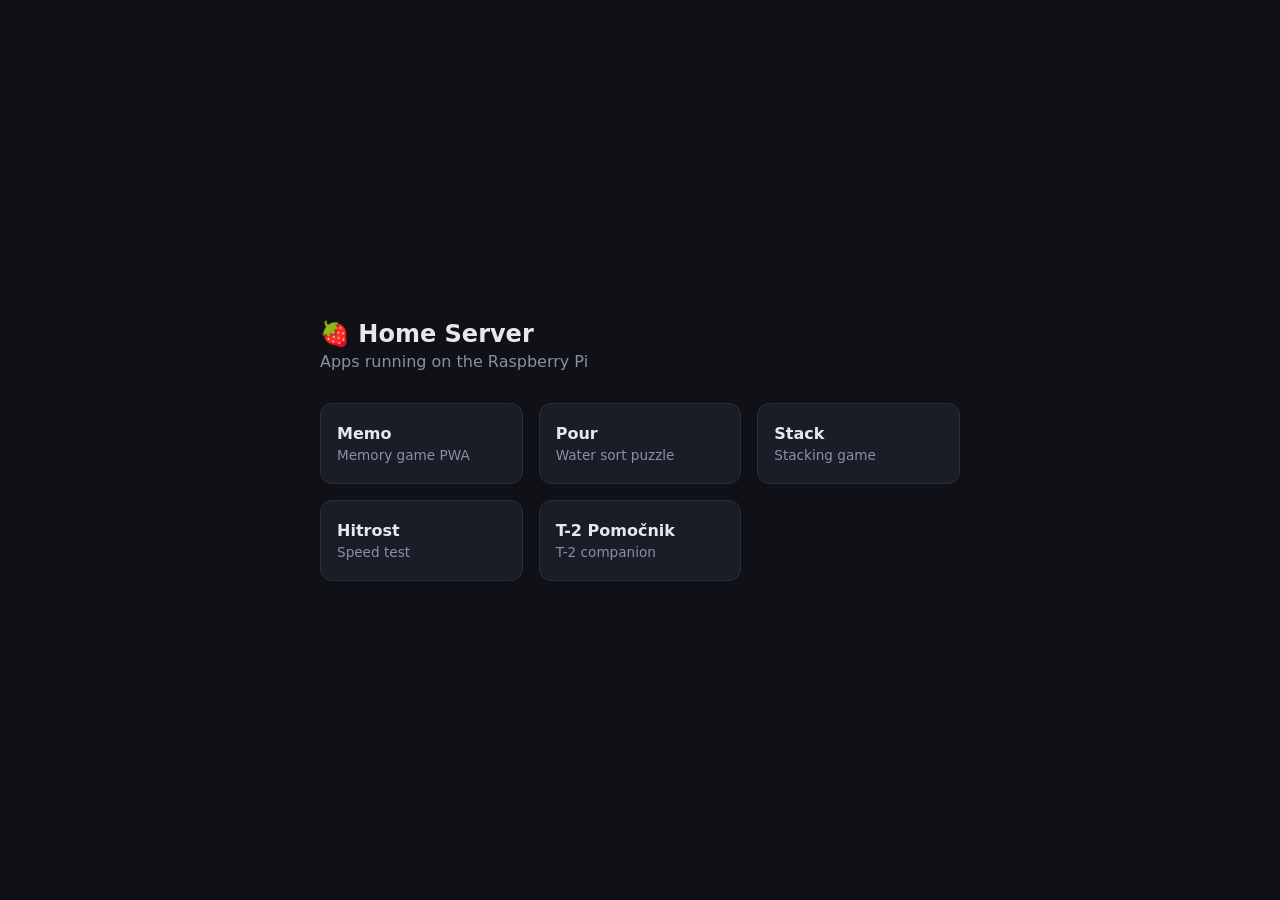
<file: index.html>
<!DOCTYPE html>
<html lang="en">
<head>
<meta charset="UTF-8">
<meta name="viewport" content="width=device-width, initial-scale=1">
<title>Home Server · Apps</title>
<style>
  :root { color-scheme: dark; }
  * { margin: 0; box-sizing: border-box; }
  body {
    min-height: 100vh;
    display: grid;
    place-items: center;
    font-family: system-ui, -apple-system, sans-serif;
    background: #0f1117;
    color: #e6e8ee;
    padding: 2rem;
  }
  main { width: 100%; max-width: 640px; }
  h1 { font-size: 1.5rem; margin-bottom: 0.25rem; }
  p.sub { color: #8b90a0; margin-bottom: 2rem; }
  .grid {
    display: grid;
    grid-template-columns: repeat(auto-fill, minmax(180px, 1fr));
    gap: 1rem;
  }
  a.card {
    display: block;
    padding: 1.25rem 1rem;
    background: #1a1d27;
    border: 1px solid #2a2e3d;
    border-radius: 12px;
    text-decoration: none;
    color: inherit;
    transition: border-color .15s, transform .15s;
  }
  a.card:hover { border-color: #5b8cff; transform: translateY(-2px); }
  a.card .name { font-weight: 600; margin-bottom: 0.25rem; }
  a.card .desc { font-size: 0.85rem; color: #8b90a0; }
</style>
</head>
<body>
<main>
  <h1>🍓 Home Server</h1>
  <p class="sub">Apps running on the Raspberry Pi</p>
  <div class="grid">
    <a class="card" href="/memo/"><div class="name">Memo</div><div class="desc">Memory game PWA</div></a>
    <a class="card" href="/pour/"><div class="name">Pour</div><div class="desc">Water sort puzzle</div></a>
    <a class="card" href="/stack/"><div class="name">Stack</div><div class="desc">Stacking game</div></a>
    <a class="card" href="/hitrost/"><div class="name">Hitrost</div><div class="desc">Speed test</div></a>
    <a class="card" href="/t2/"><div class="name">T-2 Pomočnik</div><div class="desc">T-2 companion</div></a>
  </div>
</main>
</body>
</html>
</file>
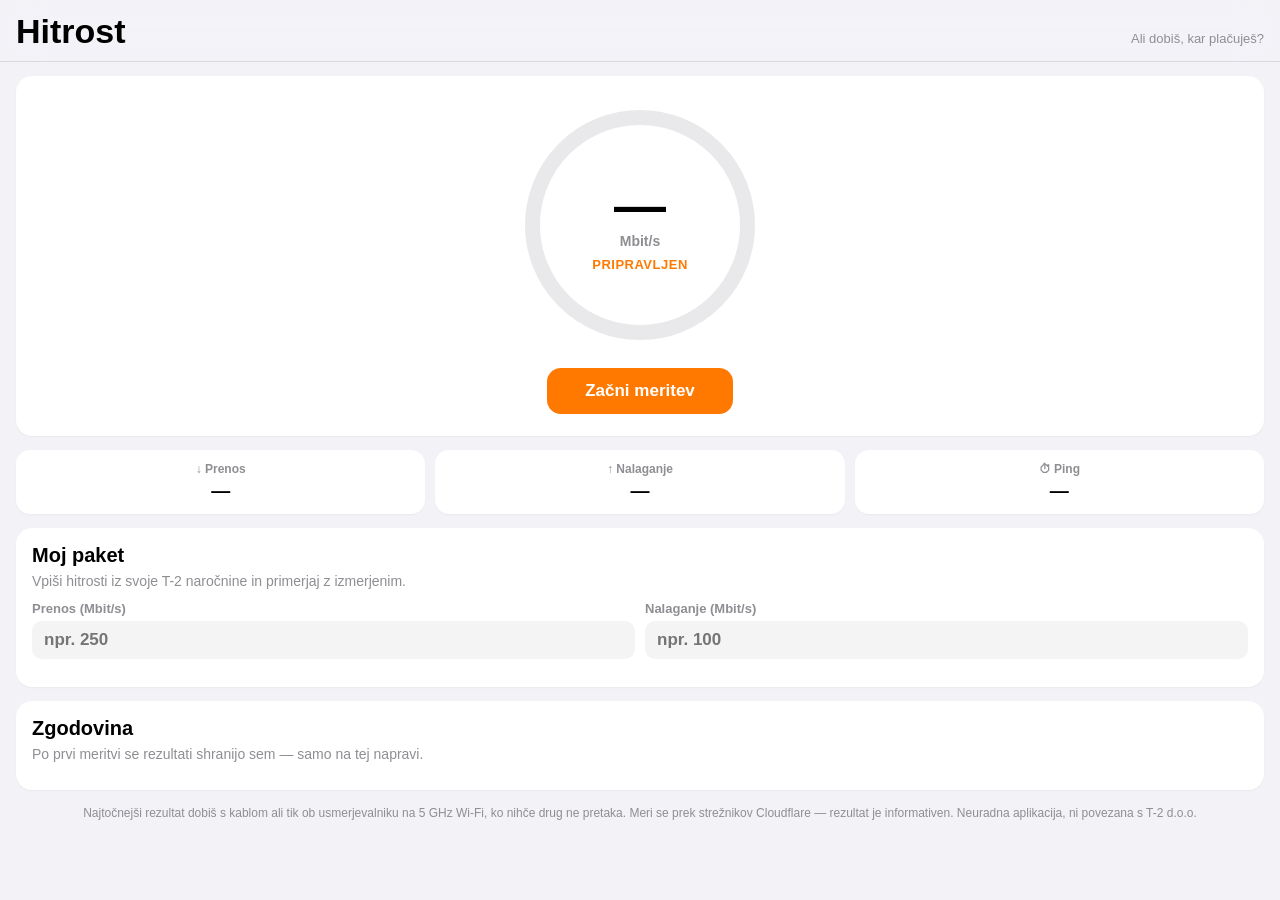
<file: hitrost/index.html>
<!DOCTYPE html>
<html lang="sl">
<head>
  <meta charset="UTF-8">
  <meta name="viewport" content="width=device-width, initial-scale=1, maximum-scale=1, user-scalable=no, viewport-fit=cover">
  <title>Hitrost</title>

  <meta name="apple-mobile-web-app-capable" content="yes">
  <meta name="mobile-web-app-capable" content="yes">
  <meta name="apple-mobile-web-app-status-bar-style" content="black-translucent">
  <meta name="apple-mobile-web-app-title" content="Hitrost">
  <meta name="theme-color" content="#f2f2f7" media="(prefers-color-scheme: light)">
  <meta name="theme-color" content="#000000" media="(prefers-color-scheme: dark)">

  <link rel="manifest" href="manifest.webmanifest">
  <link rel="apple-touch-icon" href="icons/icon-180.png">
  <link rel="icon" type="image/png" sizes="512x512" href="icons/icon-512.png">
  <link rel="stylesheet" href="style.css">
</head>
<body>
  <header class="header">
    <h1>Hitrost</h1>
    <span class="tagline">Ali dobiš, kar plačuješ?</span>
  </header>

  <main class="content">
    <section class="card gauge-card">
      <div class="gauge">
        <svg viewBox="0 0 200 200">
          <circle class="track" cx="100" cy="100" r="86"></circle>
          <circle class="bar" id="gauge-bar" cx="100" cy="100" r="86"></circle>
        </svg>
        <div class="gauge-center">
          <div class="mbps" id="mbps">—</div>
          <div class="unit">Mbit/s</div>
          <div class="phase" id="phase">pripravljen</div>
        </div>
      </div>
      <button class="primary" id="start">Začni meritev</button>
    </section>

    <section class="stats">
      <div class="stat"><span class="stat-label">↓ Prenos</span><span class="stat-val" id="stat-down">—</span></div>
      <div class="stat"><span class="stat-label">↑ Nalaganje</span><span class="stat-val" id="stat-up">—</span></div>
      <div class="stat"><span class="stat-label">⏱ Ping</span><span class="stat-val" id="stat-ping">—</span></div>
    </section>

    <section class="card">
      <h2>Moj paket</h2>
      <p class="sub">Vpiši hitrosti iz svoje T-2 naročnine in primerjaj z izmerjenim.</p>
      <div class="plan-grid">
        <label>Prenos (Mbit/s)
          <input type="number" id="plan-down" inputmode="numeric" placeholder="npr. 250" min="1">
        </label>
        <label>Nalaganje (Mbit/s)
          <input type="number" id="plan-up" inputmode="numeric" placeholder="npr. 100" min="1">
        </label>
      </div>
      <div id="verdict"></div>
    </section>

    <section class="card">
      <div class="row-between">
        <h2>Zgodovina</h2>
        <button class="ghost" id="clear" hidden>Počisti</button>
      </div>
      <div id="chart"></div>
      <ul id="history"></ul>
      <p class="sub" id="history-empty">Po prvi meritvi se rezultati shranijo sem — samo na tej napravi.</p>
    </section>

    <p class="disclaimer">Najtočnejši rezultat dobiš s kablom ali tik ob usmerjevalniku na 5 GHz Wi-Fi, ko nihče drug ne pretaka. Meri se prek strežnikov Cloudflare — rezultat je informativen. Neuradna aplikacija, ni povezana s T-2 d.o.o.</p>
  </main>

  <script src="app.js"></script>
</body>
</html>
</file>
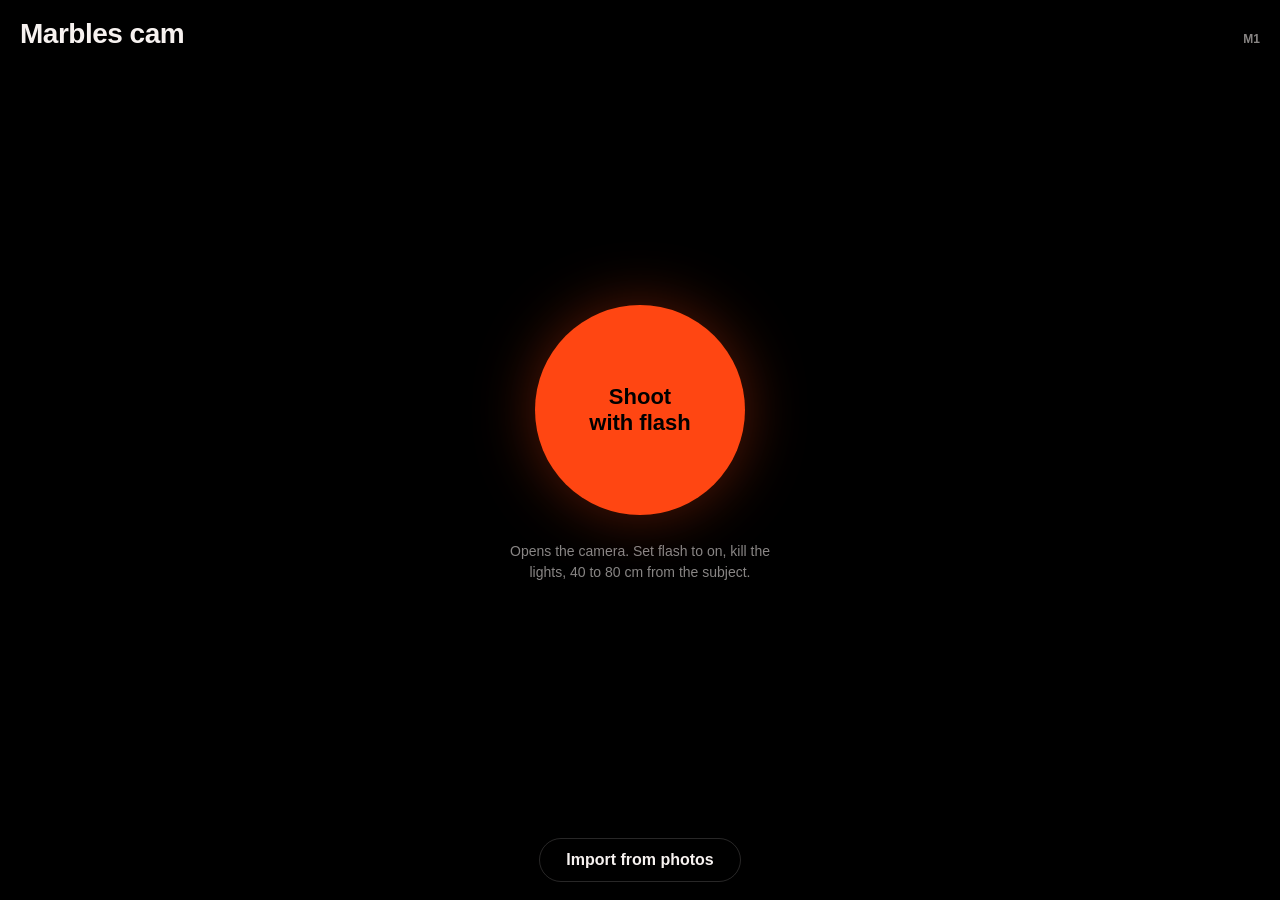
<file: marbles-cam/index.html>
<!DOCTYPE html>
<html lang="en">
<head>
  <meta charset="UTF-8">
  <meta name="viewport" content="width=device-width, initial-scale=1, maximum-scale=1, user-scalable=no, viewport-fit=cover">
  <title>Marbles Cam</title>

  <meta name="apple-mobile-web-app-capable" content="yes">
  <meta name="mobile-web-app-capable" content="yes">
  <meta name="apple-mobile-web-app-status-bar-style" content="black-translucent">
  <meta name="apple-mobile-web-app-title" content="Marbles Cam">
  <meta name="theme-color" content="#000000">

  <link rel="manifest" href="manifest.webmanifest">
  <link rel="apple-touch-icon" href="icons/icon-180.png">
  <link rel="icon" type="image/png" sizes="512x512" href="icons/icon-512.png">
  <link rel="apple-touch-startup-image" href="icons/splash-1206x2622.png"
        media="(device-width: 402px) and (device-height: 874px) and (-webkit-device-pixel-ratio: 3)">
  <link rel="stylesheet" href="style.css">
</head>
<body>
  <!-- Shoot screen -->
  <main class="screen" id="screen-home">
    <header class="brand">
      <h1>Marbles cam</h1>
      <span class="milestone">M1</span>
    </header>

    <div class="home-middle">
      <button class="capture-btn" id="btn-flash">
        <span>Shoot<br>with flash</span>
      </button>
      <p class="home-hint">Opens the camera. Set flash to on, kill the lights, 40 to 80 cm from the subject.</p>
    </div>

    <div class="home-bottom">
      <button class="secondary-btn" id="btn-import">Import from photos</button>
      <p class="notice" id="notice" hidden></p>
    </div>

    <input type="file" accept="image/*" capture="environment" id="input-flash" hidden>
    <input type="file" accept="image/*" id="input-import" hidden>
  </main>

  <!-- Review screen -->
  <main class="screen" id="screen-review" hidden>
    <header class="review-top">
      <button class="ghost-btn" id="btn-retake">Retake</button>
      <div class="seg" id="seg-view">
        <button class="on" data-v="look">Look</button>
        <button data-v="raw">Raw</button>
      </div>
    </header>

    <div class="stage" id="stage">
      <canvas id="view-canvas"></canvas>
      <div class="subject-dot" id="subject-dot" hidden></div>
      <div class="busy" id="busy" hidden><div class="busy-ring"></div></div>
    </div>

    <p class="meta" id="meta"></p>
    <p class="meta warn" id="flash-warn" hidden>No flash detected. Keep anyway or retake.</p>
    <p class="meta-hint">Tap the image to set the falloff centre</p>

    <footer class="review-bottom">
      <div class="seg" id="seg-size">
        <button class="on" data-size="4096">Full 4096</button>
        <button data-size="2048">Web 2048</button>
        <button data-size="square">Square 1080</button>
      </div>
      <div class="row">
        <button class="primary-btn" id="btn-share">Share</button>
        <button class="secondary-btn" id="btn-download">Download</button>
      </div>
    </footer>
  </main>

  <!-- First-run flash checklist -->
  <div class="overlay" id="checklist" hidden>
    <div class="overlay-card">
      <h2>Before you shoot</h2>
      <ul class="check">
        <li>Flash on. Tap the flash icon, pick on, not auto</li>
        <li>Night mode off. It turns itself off with flash on</li>
        <li>Lights off</li>
        <li>Distance 40 to 80 cm</li>
      </ul>
      <button class="primary-btn" id="checklist-go">Open camera</button>
    </div>
  </div>

  <script src="vendor/exifr.umd.js"></script>
  <script type="module" src="app.js"></script>
</body>
</html>
</file>
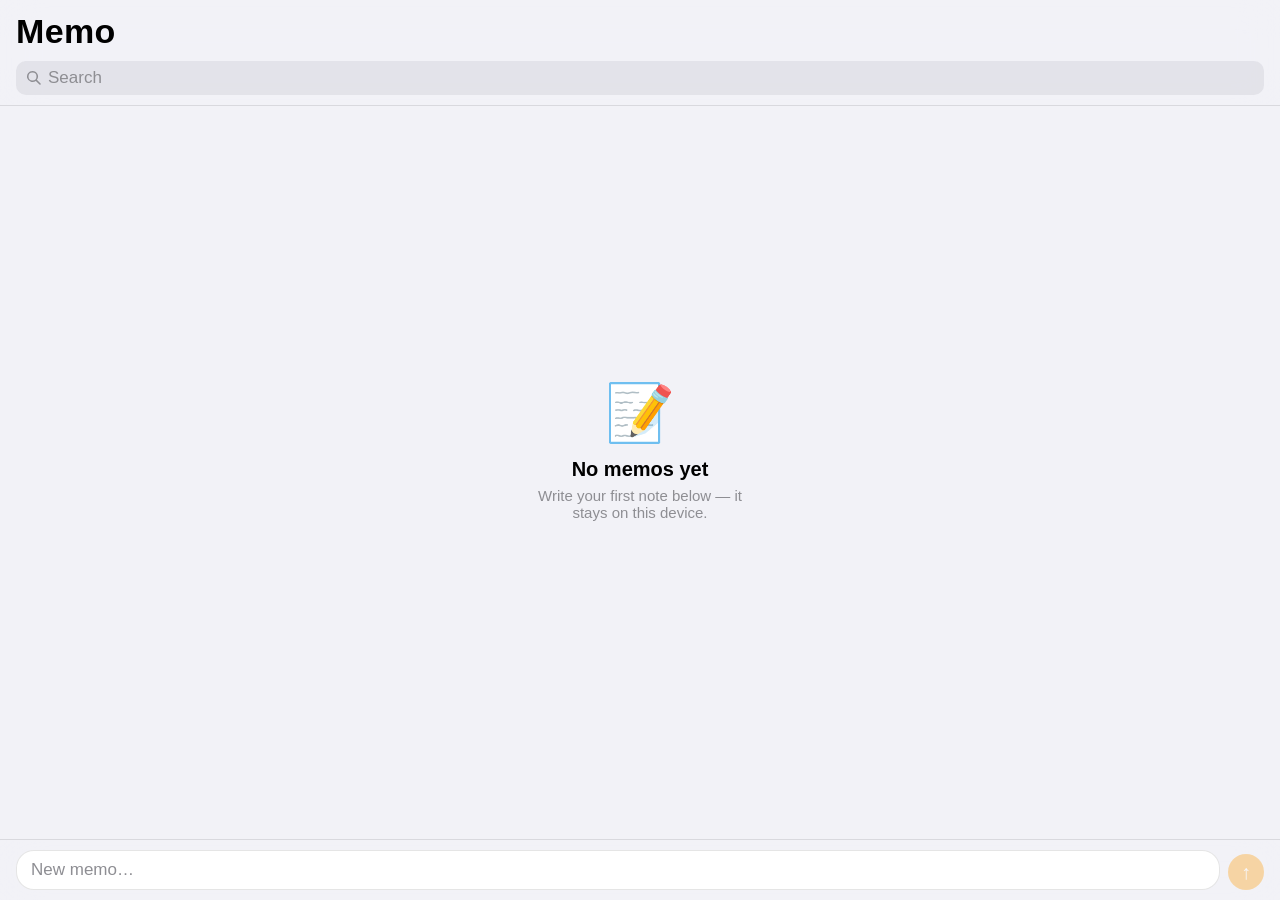
<file: memo/index.html>
<!DOCTYPE html>
<html lang="en">
<head>
  <meta charset="UTF-8">
  <meta name="viewport" content="width=device-width, initial-scale=1, maximum-scale=1, user-scalable=no, viewport-fit=cover">
  <title>Memo</title>

  <meta name="apple-mobile-web-app-capable" content="yes">
  <meta name="mobile-web-app-capable" content="yes">
  <meta name="apple-mobile-web-app-status-bar-style" content="black-translucent">
  <meta name="apple-mobile-web-app-title" content="Memo">
  <meta name="theme-color" content="#f2f2f7" media="(prefers-color-scheme: light)">
  <meta name="theme-color" content="#000000" media="(prefers-color-scheme: dark)">

  <link rel="manifest" href="manifest.webmanifest">
  <link rel="apple-touch-icon" href="icons/icon-180.png">
  <link rel="icon" type="image/png" sizes="512x512" href="icons/icon-512.png">
  <link rel="stylesheet" href="style.css">
</head>
<body>
  <header class="header">
    <div class="header-row">
      <h1>Memo</h1>
      <span class="count" id="count"></span>
    </div>
    <div class="search-wrap">
      <svg class="search-icon" viewBox="0 0 16 16" aria-hidden="true">
        <path fill="currentColor" d="M6.5 1a5.5 5.5 0 0 1 4.38 8.83l3.65 3.64a.75.75 0 1 1-1.06 1.06l-3.64-3.65A5.5 5.5 0 1 1 6.5 1Zm0 1.5a4 4 0 1 0 0 8 4 4 0 0 0 0-8Z"/>
      </svg>
      <input type="search" id="search" placeholder="Search" autocomplete="off" autocapitalize="off" aria-label="Search notes">
    </div>
  </header>

  <main class="notes" id="notes" aria-live="polite"></main>

  <div class="empty" id="empty" hidden>
    <div class="empty-icon">📝</div>
    <p class="empty-title" id="empty-title">No memos yet</p>
    <p class="empty-sub" id="empty-sub">Write your first note below — it stays on this device.</p>
  </div>

  <footer class="composer">
    <form id="composer-form">
      <textarea id="input" rows="1" placeholder="New memo…" autocomplete="off" aria-label="New memo"></textarea>
      <button type="submit" id="send" aria-label="Save memo" disabled>↑</button>
    </form>
  </footer>

  <script src="app.js"></script>
</body>
</html>
</file>
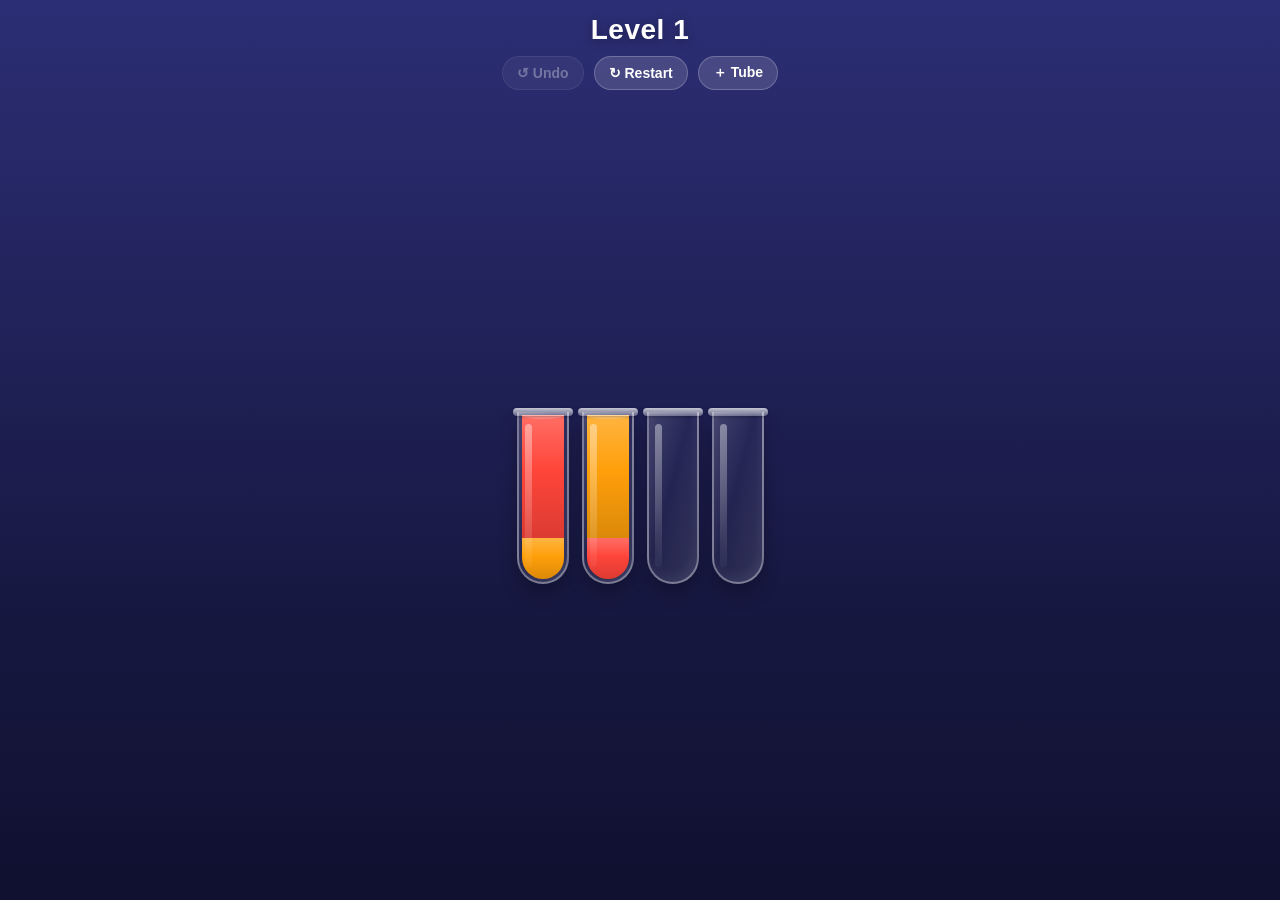
<file: pour/index.html>
<!DOCTYPE html>
<html lang="en">
<head>
  <meta charset="UTF-8">
  <meta name="viewport" content="width=device-width, initial-scale=1, maximum-scale=1, user-scalable=no, viewport-fit=cover">
  <title>Pour</title>

  <meta name="apple-mobile-web-app-capable" content="yes">
  <meta name="mobile-web-app-capable" content="yes">
  <meta name="apple-mobile-web-app-status-bar-style" content="black-translucent">
  <meta name="apple-mobile-web-app-title" content="Pour">
  <meta name="theme-color" content="#16173f">

  <link rel="manifest" href="manifest.webmanifest">
  <link rel="apple-touch-icon" href="icons/icon-180.png">
  <link rel="icon" type="image/png" sizes="512x512" href="icons/icon-512.png">
  <link rel="stylesheet" href="style.css">
</head>
<body>
  <div class="page">
    <header class="top">
      <h1 id="level">Level 1</h1>
      <div class="toolbar">
        <button id="undo" type="button">↺ Undo</button>
        <button id="restart" type="button">↻ Restart</button>
        <button id="extra" type="button">＋ Tube</button>
      </div>
    </header>

    <main class="tubes" id="tubes"></main>
  </div>

  <div class="overlay hidden" id="overlay">
    <div class="overlay-card">
      <h2 id="ov-title"></h2>
      <p id="ov-sub"></p>
      <p class="hint" id="ov-hint"></p>
    </div>
  </div>

  <script src="game.js"></script>
</body>
</html>
</file>
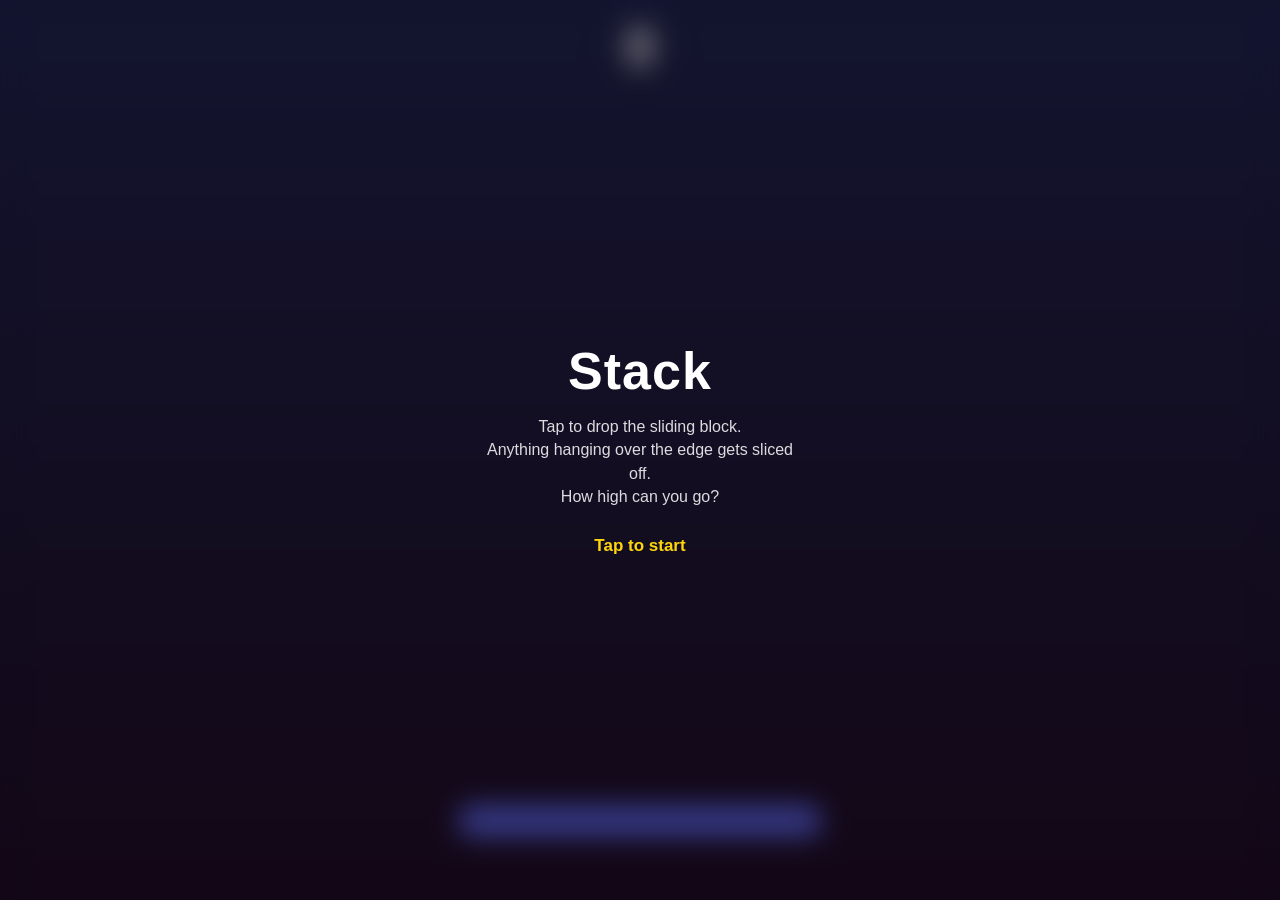
<file: stack/index.html>
<!DOCTYPE html>
<html lang="en">
<head>
  <meta charset="UTF-8">
  <meta name="viewport" content="width=device-width, initial-scale=1, maximum-scale=1, user-scalable=no, viewport-fit=cover">
  <title>Stack</title>

  <meta name="apple-mobile-web-app-capable" content="yes">
  <meta name="mobile-web-app-capable" content="yes">
  <meta name="apple-mobile-web-app-status-bar-style" content="black-translucent">
  <meta name="apple-mobile-web-app-title" content="Stack">
  <meta name="theme-color" content="#15162b">

  <link rel="manifest" href="manifest.webmanifest">
  <link rel="apple-touch-icon" href="icons/icon-180.png">
  <link rel="icon" type="image/png" sizes="512x512" href="icons/icon-512.png">
  <link rel="stylesheet" href="style.css">
</head>
<body>
  <canvas id="game"></canvas>

  <div class="hud">
    <div id="score">0</div>
    <div id="best"></div>
  </div>

  <div class="overlay" id="overlay">
    <div class="overlay-card">
      <h1 id="ov-title">Stack</h1>
      <p id="ov-sub">Tap to drop the sliding block.<br>Anything hanging over the edge gets sliced off.<br>How high can you go?</p>
      <p class="hint" id="ov-hint">Tap to start</p>
    </div>
  </div>

  <script src="game.js"></script>
</body>
</html>
</file>
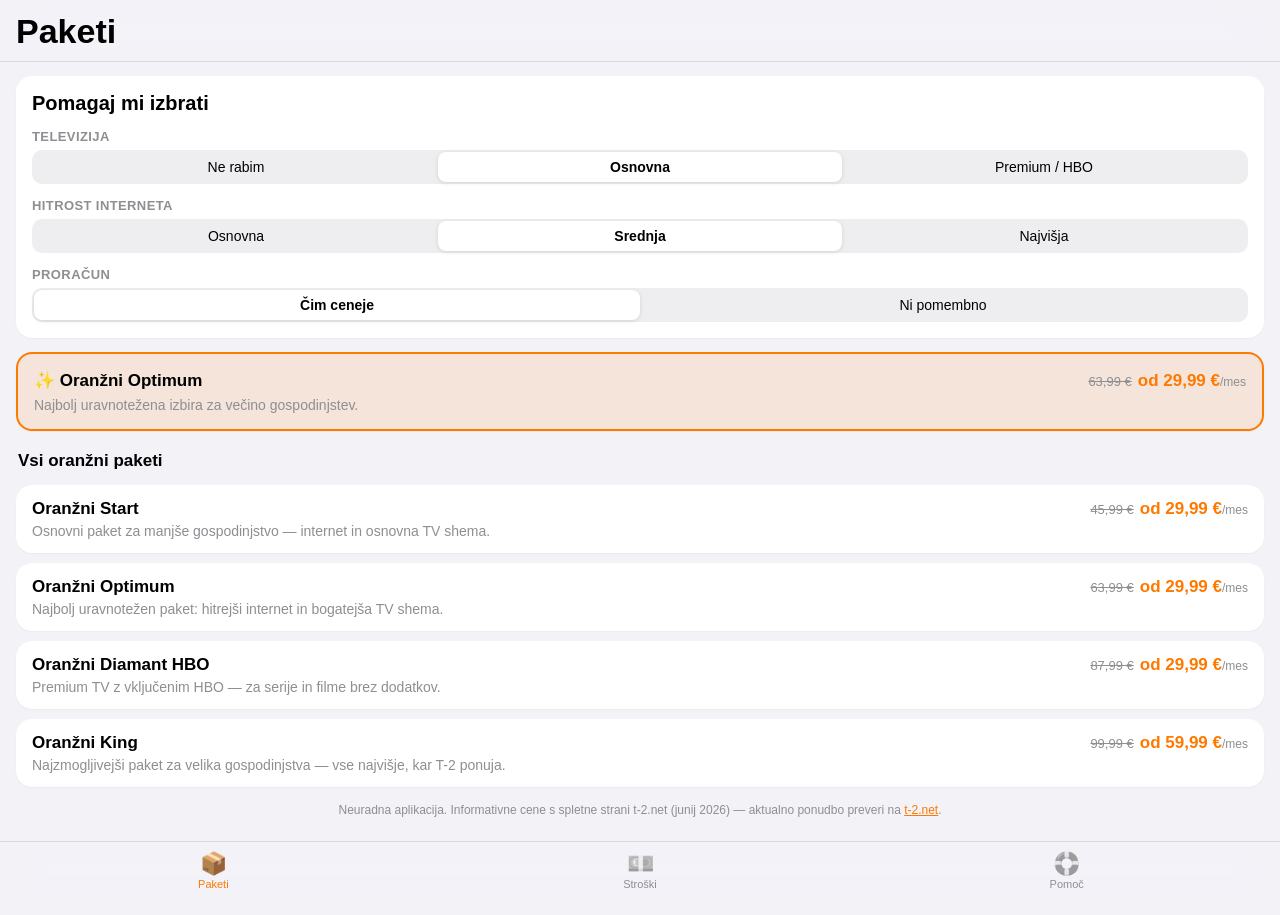
<file: t2/index.html>
<!DOCTYPE html>
<html lang="sl">
<head>
  <meta charset="UTF-8">
  <meta name="viewport" content="width=device-width, initial-scale=1, maximum-scale=1, user-scalable=no, viewport-fit=cover">
  <title>T-2 Pomočnik</title>

  <meta name="apple-mobile-web-app-capable" content="yes">
  <meta name="mobile-web-app-capable" content="yes">
  <meta name="apple-mobile-web-app-status-bar-style" content="black-translucent">
  <meta name="apple-mobile-web-app-title" content="T-2 Pomočnik">
  <meta name="theme-color" content="#f2f2f7" media="(prefers-color-scheme: light)">
  <meta name="theme-color" content="#000000" media="(prefers-color-scheme: dark)">

  <link rel="manifest" href="manifest.webmanifest">
  <link rel="apple-touch-icon" href="icons/icon-180.png">
  <link rel="icon" type="image/png" sizes="512x512" href="icons/icon-512.png">
  <link rel="stylesheet" href="style.css">
</head>
<body>
  <header class="header">
    <h1 id="view-title">Paketi</h1>
  </header>

  <!-- ─── Paketi ─── -->
  <main class="view" id="view-paketi">
    <section class="card">
      <h2>Pomagaj mi izbrati</h2>

      <p class="q-label">Televizija</p>
      <div class="seg" data-q="tv">
        <button data-v="0">Ne rabim</button>
        <button data-v="1" class="on">Osnovna</button>
        <button data-v="2">Premium / HBO</button>
      </div>

      <p class="q-label">Hitrost interneta</p>
      <div class="seg" data-q="speed">
        <button data-v="0">Osnovna</button>
        <button data-v="1" class="on">Srednja</button>
        <button data-v="2">Najvišja</button>
      </div>

      <p class="q-label">Proračun</p>
      <div class="seg" data-q="budget">
        <button data-v="0" class="on">Čim ceneje</button>
        <button data-v="1">Ni pomembno</button>
      </div>
    </section>

    <section class="card reco" id="reco"></section>

    <h3 class="list-title">Vsi oranžni paketi</h3>
    <div id="packages"></div>

    <p class="disclaimer">Neuradna aplikacija. Informativne cene s spletne strani t-2.net (junij 2026) — aktualno ponudbo preveri na <a href="https://www.t-2.net/" target="_blank" rel="noopener">t-2.net</a>.</p>
  </main>

  <!-- ─── Stroški ─── -->
  <main class="view" id="view-stroski" hidden>
    <section class="card" id="promo-card">
      <h2>Akcijska cena</h2>
      <p class="sub">Akcije se iztečejo tiho — nastavi opomnik, da te redna cena ne preseneti.</p>
      <div class="form-grid">
        <label>Akcijska cena
          <input type="number" id="promo-price" inputmode="decimal" placeholder="29,99" step="0.01" min="0">
        </label>
        <label>Redna cena
          <input type="number" id="promo-regular" inputmode="decimal" placeholder="87,99" step="0.01" min="0">
        </label>
        <label>Začetek akcije
          <input type="month" id="promo-start">
        </label>
        <label>Trajanje (mes.)
          <input type="number" id="promo-months" inputmode="numeric" placeholder="12" step="1" min="1" max="36">
        </label>
      </div>
      <button class="primary" id="promo-save">Shrani</button>
      <div id="promo-status"></div>
    </section>

    <section class="card">
      <h2>Mesečni računi</h2>
      <div class="bill-add">
        <input type="number" id="bill-amount" inputmode="decimal" placeholder="Znesek zadnjega računa (€)" step="0.01" min="0">
        <button class="primary" id="bill-add">Dodaj</button>
      </div>
      <div id="bill-chart"></div>
      <ul id="bill-list"></ul>
      <p class="sub" id="bill-summary"></p>
    </section>
  </main>

  <!-- ─── Pomoč ─── -->
  <main class="view" id="view-pomoc" hidden>
    <section class="card">
      <h2>Internet ne dela?</h2>
      <ol class="steps">
        <li>Izklopi modem/usmerjevalnik iz elektrike za <strong>30 sekund</strong>, nato ga priklopi nazaj in počakaj 2–3 minute.</li>
        <li>Preveri lučke na modemu — <em>Power</em> in <em>Internet/DSL/Fiber</em> morata svetiti zeleno.</li>
        <li>Preveri kable: napajanje, optika/telefonski kabel in mrežni kabel morajo biti trdno priklopljeni.</li>
        <li>Težava samo na enem telefonu/računalniku? Izklopi in vklopi Wi-Fi na napravi ali jo ponovno zaženi.</li>
        <li>Preveri stanje naročnine v portalu <strong>Moj T-2</strong>.</li>
        <li>Še vedno nič? Pokliči podporo — številka spodaj. 👇</li>
      </ol>
    </section>

    <section class="card">
      <h2>Kontakt in povezave</h2>
      <div class="links">
        <a class="link-btn" href="tel:+38664064064">📞 064 064 064 — pomoč naročnikom</a>
        <a class="link-btn" href="mailto:info@t-2.net">✉️ info@t-2.net</a>
        <a class="link-btn" href="https://login.t-2.net/authorize" target="_blank" rel="noopener">👤 Moj T-2 — portal</a>
        <a class="link-btn" href="https://tv2go.t-2.net" target="_blank" rel="noopener">📺 tv2go — TV na poti</a>
        <a class="link-btn" href="https://www.t-2.net/" target="_blank" rel="noopener">🌐 t-2.net</a>
      </div>
    </section>

    <p class="disclaimer">Ta aplikacija ni povezana s podjetjem T-2 d.o.o. Vsi podatki so shranjeni samo na tvoji napravi.</p>
  </main>

  <nav class="tabbar">
    <button class="tab on" data-view="paketi"><span>📦</span>Paketi</button>
    <button class="tab" data-view="stroski"><span>💶</span>Stroški</button>
    <button class="tab" data-view="pomoc"><span>🛟</span>Pomoč</button>
  </nav>

  <script src="app.js"></script>
</body>
</html>
</file>
<file: hitrost/style.css>
:root {
  --bg: #f2f2f7;
  --card: #ffffff;
  --text: #000000;
  --text-secondary: #8e8e93;
  --accent: #ff7900;
  --accent-soft: rgba(255, 121, 0, 0.12);
  --track: rgba(118, 118, 128, 0.16);
  --bar-bg: rgba(242, 242, 247, 0.85);
  --border: rgba(0, 0, 0, 0.1);
  --input-bg: rgba(118, 118, 128, 0.08);
  --good: #34c759;
  --meh: #ffcc00;
  --bad: #ff3b30;
}

@media (prefers-color-scheme: dark) {
  :root {
    --bg: #000000;
    --card: #1c1c1e;
    --accent-soft: rgba(255, 121, 0, 0.2);
    --track: rgba(118, 118, 128, 0.28);
    --bar-bg: rgba(0, 0, 0, 0.75);
    --border: rgba(255, 255, 255, 0.12);
    --input-bg: rgba(118, 118, 128, 0.18);
    --text: #ffffff;
  }
}

* {
  box-sizing: border-box;
  margin: 0;
  padding: 0;
}

html {
  -webkit-text-size-adjust: 100%;
}

body {
  font-family: -apple-system, BlinkMacSystemFont, "SF Pro Text", "Segoe UI", Roboto, sans-serif;
  background: var(--bg);
  color: var(--text);
  min-height: 100dvh;
  -webkit-tap-highlight-color: transparent;
}

.header {
  position: sticky;
  top: 0;
  z-index: 10;
  background: var(--bar-bg);
  -webkit-backdrop-filter: saturate(180%) blur(20px);
  backdrop-filter: saturate(180%) blur(20px);
  border-bottom: 0.5px solid var(--border);
  padding: calc(env(safe-area-inset-top, 0px) + 12px) 16px 10px;
  display: flex;
  align-items: baseline;
  justify-content: space-between;
}

.header h1 {
  font-size: 34px;
  font-weight: 700;
}

.tagline {
  font-size: 13px;
  color: var(--text-secondary);
}

.content {
  padding: 14px 16px calc(env(safe-area-inset-bottom, 0px) + 24px);
  display: flex;
  flex-direction: column;
  gap: 14px;
}

.card {
  background: var(--card);
  border-radius: 16px;
  padding: 16px;
  box-shadow: 0 1px 2px rgba(0, 0, 0, 0.04);
}

.card h2 {
  font-size: 20px;
  font-weight: 700;
  margin-bottom: 6px;
}

.sub {
  font-size: 14px;
  color: var(--text-secondary);
  margin-bottom: 12px;
}

/* gauge */

.gauge-card {
  display: flex;
  flex-direction: column;
  align-items: center;
  padding: 22px 16px;
}

.gauge {
  position: relative;
  width: min(64vw, 250px);
  aspect-ratio: 1;
}

.gauge svg {
  width: 100%;
  height: 100%;
  transform: rotate(-90deg);
}

.gauge circle {
  fill: none;
  stroke-width: 12;
  stroke-linecap: round;
}

.track {
  stroke: var(--track);
}

.bar {
  stroke: var(--accent);
  stroke-dasharray: 540.35;
  stroke-dashoffset: 540.35;
  transition: stroke-dashoffset 0.25s ease;
}

.gauge-center {
  position: absolute;
  inset: 0;
  display: flex;
  flex-direction: column;
  align-items: center;
  justify-content: center;
}

.mbps {
  font-size: 52px;
  font-weight: 800;
  font-variant-numeric: tabular-nums;
  line-height: 1.05;
}

.unit {
  font-size: 14px;
  font-weight: 600;
  color: var(--text-secondary);
}

.phase {
  margin-top: 8px;
  font-size: 13px;
  font-weight: 600;
  color: var(--accent);
  text-transform: uppercase;
  letter-spacing: 0.5px;
}

.phase.busy {
  animation: pulse 1.2s ease-in-out infinite;
}

@keyframes pulse {
  0%, 100% { opacity: 1; }
  50% { opacity: 0.4; }
}

button.primary {
  font: inherit;
  font-size: 17px;
  font-weight: 700;
  color: #ffffff;
  background: var(--accent);
  border: none;
  border-radius: 14px;
  padding: 13px 38px;
  margin-top: 16px;
  cursor: pointer;
}

button.primary:disabled {
  opacity: 0.5;
}

button.primary:active {
  opacity: 0.8;
}

/* stats */

.stats {
  display: grid;
  grid-template-columns: 1fr 1fr 1fr;
  gap: 10px;
}

.stat {
  background: var(--card);
  border-radius: 14px;
  padding: 12px 8px;
  display: flex;
  flex-direction: column;
  align-items: center;
  gap: 4px;
  box-shadow: 0 1px 2px rgba(0, 0, 0, 0.04);
}

.stat-label {
  font-size: 12px;
  font-weight: 600;
  color: var(--text-secondary);
}

.stat-val {
  font-size: 19px;
  font-weight: 700;
  font-variant-numeric: tabular-nums;
}

/* plan */

.plan-grid {
  display: grid;
  grid-template-columns: 1fr 1fr;
  gap: 10px;
  margin-bottom: 12px;
}

.plan-grid label {
  font-size: 13px;
  font-weight: 600;
  color: var(--text-secondary);
  display: flex;
  flex-direction: column;
  gap: 5px;
}

input {
  font: inherit;
  font-size: 17px;
  color: var(--text);
  background: var(--input-bg);
  border: none;
  border-radius: 10px;
  padding: 9px 12px;
  width: 100%;
  outline: none;
  -webkit-appearance: none;
  appearance: none;
}

#verdict:empty {
  display: none;
}

.verdict {
  border-radius: 12px;
  padding: 12px 14px;
  font-size: 15px;
  line-height: 1.45;
  background: var(--accent-soft);
}

.verdict.good { background: rgba(52, 199, 89, 0.14); }
.verdict.meh { background: rgba(255, 204, 0, 0.16); }
.verdict.bad { background: rgba(255, 59, 48, 0.13); }

.verdict .pct {
  font-weight: 800;
}

/* history */

.row-between {
  display: flex;
  justify-content: space-between;
  align-items: center;
}

button.ghost {
  font: inherit;
  font-size: 14px;
  font-weight: 600;
  color: var(--accent);
  background: none;
  border: none;
  cursor: pointer;
}

#chart {
  display: flex;
  align-items: flex-end;
  gap: 6px;
  height: 80px;
  margin: 12px 0 6px;
}

#chart:empty {
  display: none;
}

.chart-bar {
  flex: 1;
  max-width: 44px;
  background: var(--accent);
  opacity: 0.85;
  border-radius: 6px 6px 2px 2px;
}

#history {
  list-style: none;
}

#history li {
  display: grid;
  grid-template-columns: 1fr auto auto auto;
  gap: 12px;
  align-items: baseline;
  padding: 9px 0;
  border-top: 0.5px solid var(--border);
  font-size: 14px;
  font-variant-numeric: tabular-nums;
}

#history .when {
  color: var(--text-secondary);
}

#history .d {
  font-weight: 700;
}

.disclaimer {
  font-size: 12px;
  line-height: 1.5;
  color: var(--text-secondary);
  text-align: center;
  padding: 0 10px;
}
</file>
<file: marbles-cam/style.css>
/* Juicy Marbles brand: juicy red #FF4612, dirty white #F7F2F0, black #000000,
   salmon light #F9D0C4. Dark UI, black type on red, sentence case, no emoji. */

:root {
  --red: #ff4612;
  --white: #f7f2f0;
  --salmon: #f9d0c4;
  --black: #000000;
  --dim: rgba(247, 242, 240, 0.55);
  --line: rgba(247, 242, 240, 0.16);
}

* {
  box-sizing: border-box;
  margin: 0;
  padding: 0;
}

html,
body {
  height: 100%;
  overscroll-behavior: none;
  -webkit-tap-highlight-color: transparent;
  -webkit-user-select: none;
  user-select: none;
}

body {
  font-family: -apple-system, BlinkMacSystemFont, "SF Pro Text", "Segoe UI", Roboto, sans-serif;
  background: var(--black);
  color: var(--white);
}

.screen {
  min-height: 100dvh;
  display: flex;
  flex-direction: column;
  padding: calc(env(safe-area-inset-top, 0px) + 18px) 20px calc(env(safe-area-inset-bottom, 0px) + 18px);
}

.screen[hidden] {
  display: none;
}

/* home */

.brand {
  display: flex;
  align-items: baseline;
  justify-content: space-between;
}

.brand h1 {
  font-size: 28px;
  font-weight: 900;
  letter-spacing: -0.5px;
}

.milestone {
  font-size: 12px;
  font-weight: 700;
  color: var(--dim);
}

.home-middle {
  flex: 1;
  display: flex;
  flex-direction: column;
  align-items: center;
  justify-content: center;
  gap: 26px;
}

.capture-btn {
  width: 210px;
  height: 210px;
  border-radius: 50%;
  border: none;
  background: var(--red);
  color: var(--black);
  font: inherit;
  font-size: 22px;
  font-weight: 900;
  line-height: 1.2;
  cursor: pointer;
  box-shadow: 0 0 60px rgba(255, 70, 18, 0.35);
}

.capture-btn:active {
  transform: scale(0.97);
}

.home-hint {
  font-size: 14px;
  line-height: 1.5;
  color: var(--dim);
  text-align: center;
  max-width: 280px;
}

.home-bottom {
  display: flex;
  flex-direction: column;
  gap: 12px;
  align-items: center;
}

.secondary-btn {
  font: inherit;
  font-size: 16px;
  font-weight: 700;
  color: var(--white);
  background: none;
  border: 1.5px solid var(--line);
  border-radius: 999px;
  padding: 12px 26px;
  cursor: pointer;
}

.secondary-btn:active {
  border-color: var(--salmon);
}

.notice {
  font-size: 13px;
  color: var(--salmon);
  text-align: center;
}

/* review */

.review-top {
  display: flex;
  align-items: center;
  justify-content: space-between;
  margin-bottom: 12px;
}

.ghost-btn {
  font: inherit;
  font-size: 16px;
  font-weight: 700;
  color: var(--white);
  background: none;
  border: none;
  padding: 6px 0;
  cursor: pointer;
}

.seg {
  display: flex;
  background: rgba(247, 242, 240, 0.1);
  border-radius: 999px;
  padding: 2px;
}

.seg button {
  font: inherit;
  font-size: 13px;
  font-weight: 700;
  color: var(--white);
  background: none;
  border: none;
  border-radius: 999px;
  padding: 7px 14px;
  cursor: pointer;
  white-space: nowrap;
}

.seg button.on {
  background: var(--red);
  color: var(--black);
}

.stage {
  position: relative;
  flex: 1;
  min-height: 0;
  display: flex;
  align-items: center;
  justify-content: center;
  border-radius: 12px;
  overflow: hidden;
  background: #050505;
}

#view-canvas {
  max-width: 100%;
  max-height: 100%;
  display: block;
}

.subject-dot {
  position: absolute;
  width: 26px;
  height: 26px;
  border: 2px solid var(--red);
  border-radius: 50%;
  transform: translate(-50%, -50%);
  pointer-events: none;
}

.subject-dot::after {
  content: "";
  position: absolute;
  inset: 9px;
  border-radius: 50%;
  background: var(--red);
}

.busy {
  position: absolute;
  inset: 0;
  display: flex;
  align-items: center;
  justify-content: center;
  background: rgba(0, 0, 0, 0.35);
}

.busy-ring {
  width: 40px;
  height: 40px;
  border: 3px solid rgba(247, 242, 240, 0.2);
  border-top-color: var(--red);
  border-radius: 50%;
  animation: spin 0.8s linear infinite;
}

@keyframes spin {
  to { transform: rotate(360deg); }
}

.meta {
  margin-top: 10px;
  font-size: 13px;
  color: var(--dim);
  text-align: center;
  min-height: 16px;
}

.meta.warn {
  color: var(--salmon);
  font-weight: 700;
}

.meta-hint {
  font-size: 12px;
  color: rgba(247, 242, 240, 0.35);
  text-align: center;
  margin-top: 4px;
}

.review-bottom {
  margin-top: 14px;
  display: flex;
  flex-direction: column;
  gap: 12px;
  align-items: center;
}

.review-bottom .row {
  display: flex;
  gap: 10px;
}

.primary-btn {
  font: inherit;
  font-size: 17px;
  font-weight: 900;
  color: var(--black);
  background: var(--red);
  border: none;
  border-radius: 999px;
  padding: 14px 38px;
  cursor: pointer;
}

.primary-btn:active {
  opacity: 0.85;
}

/* checklist overlay */

.overlay {
  position: fixed;
  inset: 0;
  z-index: 20;
  display: flex;
  align-items: center;
  justify-content: center;
  padding: 24px;
  background: rgba(0, 0, 0, 0.8);
  -webkit-backdrop-filter: blur(10px);
  backdrop-filter: blur(10px);
}

.overlay[hidden] {
  display: none;
}

.overlay-card {
  background: #0d0d0d;
  border: 1px solid var(--line);
  border-radius: 16px;
  padding: 24px;
  max-width: 340px;
  width: 100%;
}

.overlay-card h2 {
  font-size: 22px;
  font-weight: 900;
  margin-bottom: 14px;
}

.check {
  list-style: none;
  display: flex;
  flex-direction: column;
  gap: 10px;
  margin-bottom: 20px;
}

.check li {
  font-size: 15px;
  line-height: 1.4;
  padding-left: 22px;
  position: relative;
}

.check li::before {
  content: "";
  position: absolute;
  left: 0;
  top: 6px;
  width: 9px;
  height: 9px;
  border-radius: 50%;
  background: var(--red);
}

.overlay-card .primary-btn {
  width: 100%;
}
</file>
<file: memo/style.css>
:root {
  --bg: #f2f2f7;
  --card: #ffffff;
  --text: #000000;
  --text-secondary: #8e8e93;
  --accent: #ff9f0a;
  --search-bg: rgba(118, 118, 128, 0.12);
  --composer-bg: rgba(242, 242, 247, 0.8);
  --composer-border: rgba(0, 0, 0, 0.1);
  --input-bg: #ffffff;
  --delete: #c7c7cc;
}

@media (prefers-color-scheme: dark) {
  :root {
    --bg: #000000;
    --card: #1c1c1e;
    --text: #ffffff;
    --text-secondary: #8e8e93;
    --search-bg: rgba(118, 118, 128, 0.24);
    --composer-bg: rgba(0, 0, 0, 0.75);
    --composer-border: rgba(255, 255, 255, 0.12);
    --input-bg: #1c1c1e;
    --delete: #48484a;
  }
}

* {
  box-sizing: border-box;
  margin: 0;
  padding: 0;
}

html {
  -webkit-text-size-adjust: 100%;
}

body {
  font-family: -apple-system, BlinkMacSystemFont, "SF Pro Text", "Segoe UI", Roboto, sans-serif;
  background: var(--bg);
  color: var(--text);
  min-height: 100vh;
  min-height: 100dvh;
  -webkit-tap-highlight-color: transparent;
}

/* Header */

.header {
  position: sticky;
  top: 0;
  z-index: 10;
  background: var(--composer-bg);
  -webkit-backdrop-filter: saturate(180%) blur(20px);
  backdrop-filter: saturate(180%) blur(20px);
  border-bottom: 0.5px solid var(--composer-border);
  padding: calc(env(safe-area-inset-top, 0px) + 12px) 16px 10px;
}

.header-row {
  display: flex;
  align-items: baseline;
  justify-content: space-between;
  margin-bottom: 10px;
}

.header h1 {
  font-size: 34px;
  font-weight: 700;
  letter-spacing: 0.37px;
}

.count {
  font-size: 15px;
  color: var(--text-secondary);
}

.search-wrap {
  position: relative;
  display: flex;
  align-items: center;
}

.search-icon {
  position: absolute;
  left: 10px;
  width: 16px;
  height: 16px;
  color: var(--text-secondary);
  pointer-events: none;
}

#search {
  width: 100%;
  border: none;
  border-radius: 10px;
  background: var(--search-bg);
  color: var(--text);
  font: inherit;
  font-size: 17px;
  padding: 7px 12px 7px 32px;
  outline: none;
  -webkit-appearance: none;
  appearance: none;
}

#search::placeholder {
  color: var(--text-secondary);
}

/* Notes list */

.notes {
  padding: 12px 16px calc(env(safe-area-inset-bottom, 0px) + 96px);
  display: flex;
  flex-direction: column;
  gap: 10px;
}

.note {
  background: var(--card);
  border-radius: 14px;
  padding: 12px 14px;
  display: flex;
  gap: 10px;
  align-items: flex-start;
  box-shadow: 0 1px 2px rgba(0, 0, 0, 0.04);
  animation: note-in 0.25s ease;
}

@keyframes note-in {
  from {
    opacity: 0;
    transform: translateY(6px);
  }
  to {
    opacity: 1;
    transform: none;
  }
}

.note-body {
  flex: 1;
  min-width: 0;
}

.note-text {
  font-size: 17px;
  line-height: 1.35;
  white-space: pre-wrap;
  overflow-wrap: break-word;
}

.note-time {
  margin-top: 6px;
  font-size: 13px;
  color: var(--text-secondary);
}

.note-delete {
  flex-shrink: 0;
  border: none;
  background: none;
  color: var(--delete);
  font-size: 17px;
  line-height: 1;
  padding: 4px 2px;
  cursor: pointer;
}

.note-delete:active {
  color: var(--accent);
}

/* Empty state */

.empty {
  position: absolute;
  inset: 0;
  display: flex;
  flex-direction: column;
  align-items: center;
  justify-content: center;
  text-align: center;
  padding: 32px;
  pointer-events: none;
}

.empty-icon {
  font-size: 56px;
  margin-bottom: 12px;
}

.empty-title {
  font-size: 20px;
  font-weight: 600;
  margin-bottom: 6px;
}

.empty-sub {
  font-size: 15px;
  color: var(--text-secondary);
  max-width: 240px;
}

/* Composer */

.composer {
  position: fixed;
  left: 0;
  right: 0;
  bottom: 0;
  z-index: 10;
  background: var(--composer-bg);
  -webkit-backdrop-filter: saturate(180%) blur(20px);
  backdrop-filter: saturate(180%) blur(20px);
  border-top: 0.5px solid var(--composer-border);
  padding: 10px 16px calc(env(safe-area-inset-bottom, 0px) + 10px);
}

.composer form {
  display: flex;
  align-items: flex-end;
  gap: 8px;
}

#input {
  flex: 1;
  border: 0.5px solid var(--composer-border);
  border-radius: 18px;
  background: var(--input-bg);
  color: var(--text);
  font: inherit;
  font-size: 17px;
  line-height: 1.3;
  padding: 8px 14px;
  max-height: 120px;
  resize: none;
  outline: none;
}

#input::placeholder {
  color: var(--text-secondary);
}

#send {
  flex-shrink: 0;
  width: 36px;
  height: 36px;
  border: none;
  border-radius: 50%;
  background: var(--accent);
  color: #ffffff;
  font-size: 20px;
  font-weight: 700;
  line-height: 1;
  cursor: pointer;
  transition: opacity 0.15s ease;
}

#send:disabled {
  opacity: 0.35;
  cursor: default;
}
</file>
<file: pour/style.css>
* {
  box-sizing: border-box;
  margin: 0;
  padding: 0;
}

html,
body {
  position: fixed;
  inset: 0;
  overflow: hidden;
  overscroll-behavior: none;
  touch-action: manipulation;
  -webkit-user-select: none;
  user-select: none;
  -webkit-tap-highlight-color: transparent;
  background: linear-gradient(180deg, #2c2e75 0%, #16173f 70%, #101130 100%);
  font-family: -apple-system, BlinkMacSystemFont, "SF Pro Text", "Segoe UI", Roboto, sans-serif;
  color: #ffffff;
}

.page {
  height: 100dvh;
  display: flex;
  flex-direction: column;
}

.top {
  text-align: center;
  padding: calc(env(safe-area-inset-top, 0px) + 14px) 16px 6px;
}

.top h1 {
  font-size: 28px;
  font-weight: 800;
  letter-spacing: 0.5px;
  text-shadow: 0 2px 10px rgba(0, 0, 0, 0.35);
}

.toolbar {
  margin-top: 10px;
  display: flex;
  justify-content: center;
  gap: 10px;
}

.toolbar button {
  font: inherit;
  font-size: 14px;
  font-weight: 600;
  color: #ffffff;
  background: rgba(255, 255, 255, 0.14);
  border: 1px solid rgba(255, 255, 255, 0.22);
  border-radius: 999px;
  padding: 7px 14px;
  cursor: pointer;
}

.toolbar button:disabled {
  opacity: 0.35;
}

.tubes {
  flex: 1;
  display: flex;
  flex-wrap: wrap;
  align-content: center;
  justify-content: center;
  gap: 30px 13px;
  padding: 24px 14px calc(env(safe-area-inset-bottom, 0px) + 24px);
}

/* Tube: glass body with rim and a vertical shine */

.tube {
  position: relative;
  width: clamp(36px, 11vw, 52px);
  aspect-ratio: 10 / 33;
  border: 2px solid rgba(255, 255, 255, 0.38);
  border-top: none;
  border-radius: 7px 7px 999px 999px;
  background: linear-gradient(105deg, rgba(255, 255, 255, 0.16), rgba(255, 255, 255, 0.04) 45%, rgba(255, 255, 255, 0.12));
  box-shadow: inset 0 -6px 12px rgba(255, 255, 255, 0.06), 0 10px 18px rgba(0, 0, 0, 0.28);
  transform-origin: 50% 0;
  transition: transform 0.24s ease, box-shadow 0.2s ease;
  cursor: pointer;
}

.tube::before {
  /* rim */
  content: "";
  position: absolute;
  top: -4px;
  left: -6px;
  right: -6px;
  height: 8px;
  border-radius: 999px;
  background: linear-gradient(180deg, rgba(255, 255, 255, 0.75), rgba(255, 255, 255, 0.3));
  box-shadow: 0 1px 3px rgba(0, 0, 0, 0.25);
  z-index: 3;
}

.tube::after {
  /* glass shine */
  content: "";
  position: absolute;
  top: 7%;
  bottom: 9%;
  left: 13%;
  width: 16%;
  border-radius: 999px;
  background: linear-gradient(180deg, rgba(255, 255, 255, 0.4), rgba(255, 255, 255, 0.04));
  pointer-events: none;
  z-index: 2;
}

.tube.selected {
  transform: translateY(-16px);
  box-shadow: 0 14px 22px rgba(0, 0, 0, 0.4), 0 0 0 3px rgba(255, 214, 10, 0.85);
}

.tube.pouring {
  z-index: 20;
  transition: transform 0.24s ease-in-out;
  cursor: default;
}

.liquid {
  position: absolute;
  inset: 3px;
  border-radius: 4px 4px 999px 999px;
  overflow: hidden;
  display: flex;
  flex-direction: column-reverse;
}

.run {
  position: relative;
  width: 100%;
  flex-shrink: 0;
  transition: height 0.32s ease, opacity 0.26s ease;
}

.surface {
  /* curved meniscus on the topmost color */
  position: absolute;
  top: -3px;
  left: 0;
  right: 0;
  height: 7px;
  border-radius: 50%;
  opacity: 0.85;
}

.stream {
  position: fixed;
  width: 6px;
  border-radius: 3px;
  z-index: 15;
  pointer-events: none;
  transform-origin: top;
  animation: stream-in 0.12s ease;
}

@keyframes stream-in {
  from { transform: scaleY(0); }
  to { transform: scaleY(1); }
}

.overlay {
  position: fixed;
  inset: 0;
  display: flex;
  align-items: center;
  justify-content: center;
  padding: 24px;
  background: rgba(0, 0, 0, 0.4);
  -webkit-backdrop-filter: blur(14px);
  backdrop-filter: blur(14px);
  opacity: 1;
  transition: opacity 0.25s ease;
  z-index: 30;
}

.overlay.hidden {
  opacity: 0;
  pointer-events: none;
}

.overlay-card {
  text-align: center;
  max-width: 320px;
}

.overlay-card h2 {
  font-size: 38px;
  font-weight: 800;
  margin-bottom: 12px;
}

.overlay-card p {
  font-size: 17px;
  line-height: 1.45;
  color: rgba(255, 255, 255, 0.9);
}

.overlay-card .hint {
  margin-top: 24px;
  font-size: 17px;
  font-weight: 700;
  color: #ffd60a;
  animation: pulse 1.6s ease-in-out infinite;
}

@keyframes pulse {
  0%, 100% { opacity: 1; }
  50% { opacity: 0.45; }
}
</file>
<file: stack/style.css>
* {
  box-sizing: border-box;
  margin: 0;
  padding: 0;
}

html,
body {
  position: fixed;
  inset: 0;
  overflow: hidden;
  overscroll-behavior: none;
  touch-action: none;
  -webkit-user-select: none;
  user-select: none;
  -webkit-tap-highlight-color: transparent;
  background: #15162b;
  font-family: -apple-system, BlinkMacSystemFont, "SF Pro Text", "Segoe UI", Roboto, sans-serif;
  color: #ffffff;
}

#game {
  position: fixed;
  inset: 0;
  display: block;
}

.hud {
  position: fixed;
  top: calc(env(safe-area-inset-top, 0px) + 14px);
  left: 0;
  right: 0;
  text-align: center;
  pointer-events: none;
}

#score {
  font-size: 56px;
  font-weight: 800;
  font-variant-numeric: tabular-nums;
  text-shadow: 0 2px 12px rgba(0, 0, 0, 0.35);
}

#best {
  margin-top: 2px;
  font-size: 15px;
  font-weight: 600;
  color: rgba(255, 255, 255, 0.65);
}

.overlay {
  position: fixed;
  inset: 0;
  display: flex;
  align-items: center;
  justify-content: center;
  padding: 24px;
  background: rgba(0, 0, 0, 0.35);
  -webkit-backdrop-filter: blur(14px);
  backdrop-filter: blur(14px);
  opacity: 1;
  transition: opacity 0.25s ease;
  pointer-events: none;
}

.overlay.hidden {
  opacity: 0;
}

.overlay-card {
  text-align: center;
  max-width: 320px;
}

.overlay-card h1 {
  font-size: 52px;
  font-weight: 800;
  letter-spacing: 1px;
  margin-bottom: 14px;
}

.overlay-card p {
  font-size: 16px;
  line-height: 1.45;
  color: rgba(255, 255, 255, 0.85);
}

.overlay-card .hint {
  margin-top: 26px;
  font-size: 17px;
  font-weight: 700;
  color: #ffd60a;
  animation: pulse 1.6s ease-in-out infinite;
}

@keyframes pulse {
  0%, 100% { opacity: 1; }
  50% { opacity: 0.45; }
}
</file>
<file: t2/style.css>
:root {
  --bg: #f2f2f7;
  --card: #ffffff;
  --text: #000000;
  --text-secondary: #8e8e93;
  --accent: #ff7900;
  --accent-soft: rgba(255, 121, 0, 0.12);
  --seg-bg: rgba(118, 118, 128, 0.12);
  --bar-bg: rgba(242, 242, 247, 0.85);
  --border: rgba(0, 0, 0, 0.1);
  --input-bg: rgba(118, 118, 128, 0.08);
  --danger: #ff3b30;
}

@media (prefers-color-scheme: dark) {
  :root {
    --bg: #000000;
    --card: #1c1c1e;
    --text: #ffffff;
    --text-secondary: #8e8e93;
    --accent-soft: rgba(255, 121, 0, 0.2);
    --seg-bg: rgba(118, 118, 128, 0.24);
    --bar-bg: rgba(0, 0, 0, 0.75);
    --border: rgba(255, 255, 255, 0.12);
    --input-bg: rgba(118, 118, 128, 0.18);
  }
}

* {
  box-sizing: border-box;
  margin: 0;
  padding: 0;
}

html {
  -webkit-text-size-adjust: 100%;
}

body {
  font-family: -apple-system, BlinkMacSystemFont, "SF Pro Text", "Segoe UI", Roboto, sans-serif;
  background: var(--bg);
  color: var(--text);
  min-height: 100dvh;
  -webkit-tap-highlight-color: transparent;
}

.header {
  position: sticky;
  top: 0;
  z-index: 10;
  background: var(--bar-bg);
  -webkit-backdrop-filter: saturate(180%) blur(20px);
  backdrop-filter: saturate(180%) blur(20px);
  border-bottom: 0.5px solid var(--border);
  padding: calc(env(safe-area-inset-top, 0px) + 12px) 16px 10px;
}

.header h1 {
  font-size: 34px;
  font-weight: 700;
}

.view {
  padding: 14px 16px calc(env(safe-area-inset-bottom, 0px) + 96px);
  display: flex;
  flex-direction: column;
  gap: 14px;
}

.view[hidden] {
  display: none;
}

.card {
  background: var(--card);
  border-radius: 16px;
  padding: 16px;
  box-shadow: 0 1px 2px rgba(0, 0, 0, 0.04);
}

.card h2 {
  font-size: 20px;
  font-weight: 700;
  margin-bottom: 8px;
}

.sub {
  font-size: 14px;
  color: var(--text-secondary);
  margin-bottom: 12px;
}

/* segmented controls */

.q-label {
  font-size: 13px;
  font-weight: 600;
  text-transform: uppercase;
  letter-spacing: 0.4px;
  color: var(--text-secondary);
  margin: 14px 0 6px;
}

.seg {
  display: flex;
  background: var(--seg-bg);
  border-radius: 10px;
  padding: 2px;
}

.seg button {
  flex: 1;
  font: inherit;
  font-size: 14px;
  font-weight: 500;
  color: var(--text);
  background: none;
  border: none;
  border-radius: 8px;
  padding: 7px 4px;
  cursor: pointer;
}

.seg button.on {
  background: var(--card);
  box-shadow: 0 1px 4px rgba(0, 0, 0, 0.12);
  font-weight: 600;
}

/* recommendation + package cards */

.reco {
  border: 2px solid var(--accent);
  background: var(--accent-soft);
}

.reco .why {
  font-size: 14px;
  color: var(--text-secondary);
  margin-top: 6px;
}

.list-title {
  font-size: 17px;
  font-weight: 700;
  margin: 6px 2px 0;
}

#packages {
  display: flex;
  flex-direction: column;
  gap: 10px;
}

.pkg {
  background: var(--card);
  border-radius: 16px;
  padding: 14px 16px;
  box-shadow: 0 1px 2px rgba(0, 0, 0, 0.04);
}

.pkg-row {
  display: flex;
  justify-content: space-between;
  align-items: baseline;
  gap: 8px;
}

.pkg-row h3 {
  font-size: 17px;
  font-weight: 700;
}

.price {
  font-size: 17px;
  font-weight: 700;
  color: var(--accent);
  white-space: nowrap;
}

.price small {
  font-size: 12px;
  font-weight: 500;
  color: var(--text-secondary);
}

.price s {
  font-size: 13px;
  font-weight: 500;
  color: var(--text-secondary);
  margin-right: 6px;
}

.pkg p {
  font-size: 14px;
  color: var(--text-secondary);
  margin-top: 4px;
}

/* forms */

.form-grid {
  display: grid;
  grid-template-columns: 1fr 1fr;
  gap: 10px;
  margin: 12px 0;
}

.form-grid label {
  font-size: 13px;
  font-weight: 600;
  color: var(--text-secondary);
  display: flex;
  flex-direction: column;
  gap: 5px;
}

input {
  font: inherit;
  font-size: 17px;
  color: var(--text);
  background: var(--input-bg);
  border: none;
  border-radius: 10px;
  padding: 9px 12px;
  width: 100%;
  outline: none;
  -webkit-appearance: none;
  appearance: none;
}

button.primary {
  font: inherit;
  font-size: 16px;
  font-weight: 600;
  color: #ffffff;
  background: var(--accent);
  border: none;
  border-radius: 12px;
  padding: 11px 18px;
  width: 100%;
  cursor: pointer;
}

button.primary:active {
  opacity: 0.8;
}

/* promo status */

#promo-status {
  margin-top: 12px;
}

.status-box {
  border-radius: 12px;
  padding: 12px 14px;
  background: var(--accent-soft);
  font-size: 15px;
  line-height: 1.45;
}

.status-box.warn {
  background: rgba(255, 59, 48, 0.12);
}

.status-box strong.jump {
  color: var(--danger);
}

.meter {
  height: 6px;
  border-radius: 3px;
  background: var(--seg-bg);
  margin-top: 10px;
  overflow: hidden;
}

.meter div {
  height: 100%;
  border-radius: 3px;
  background: var(--accent);
}

/* bills */

.bill-add {
  display: flex;
  gap: 8px;
  margin: 10px 0 14px;
}

.bill-add button {
  width: auto;
  flex-shrink: 0;
}

#bill-chart {
  display: flex;
  align-items: flex-end;
  gap: 6px;
  height: 90px;
  margin-bottom: 10px;
}

#bill-chart:empty {
  display: none;
}

.bar {
  flex: 1;
  max-width: 44px;
  background: var(--accent);
  border-radius: 6px 6px 2px 2px;
  opacity: 0.85;
  position: relative;
}

.bar span {
  position: absolute;
  top: -18px;
  left: 50%;
  transform: translateX(-50%);
  font-size: 10px;
  color: var(--text-secondary);
  white-space: nowrap;
}

#bill-list {
  list-style: none;
}

#bill-list li {
  display: flex;
  justify-content: space-between;
  align-items: center;
  gap: 8px;
  padding: 9px 0;
  border-top: 0.5px solid var(--border);
  font-size: 15px;
}

#bill-list .when {
  color: var(--text-secondary);
}

#bill-list button {
  font-size: 15px;
  background: none;
  border: none;
  color: var(--text-secondary);
  padding: 2px 6px;
  cursor: pointer;
}

/* help */

.steps {
  padding-left: 20px;
  display: flex;
  flex-direction: column;
  gap: 10px;
  font-size: 15px;
  line-height: 1.45;
}

.links {
  display: flex;
  flex-direction: column;
  gap: 8px;
  margin-top: 10px;
}

.link-btn {
  display: block;
  background: var(--input-bg);
  border-radius: 12px;
  padding: 12px 14px;
  font-size: 16px;
  font-weight: 500;
  color: var(--text);
  text-decoration: none;
}

.link-btn:active {
  background: var(--accent-soft);
}

.disclaimer {
  font-size: 12px;
  line-height: 1.5;
  color: var(--text-secondary);
  text-align: center;
  padding: 0 10px;
}

.disclaimer a {
  color: var(--accent);
}

/* tab bar */

.tabbar {
  position: fixed;
  left: 0;
  right: 0;
  bottom: 0;
  z-index: 10;
  display: flex;
  background: var(--bar-bg);
  -webkit-backdrop-filter: saturate(180%) blur(20px);
  backdrop-filter: saturate(180%) blur(20px);
  border-top: 0.5px solid var(--border);
  padding: 6px 0 calc(env(safe-area-inset-bottom, 0px) + 6px);
}

.tab {
  flex: 1;
  display: flex;
  flex-direction: column;
  align-items: center;
  gap: 2px;
  font: inherit;
  font-size: 11px;
  font-weight: 500;
  color: var(--text-secondary);
  background: none;
  border: none;
  padding: 4px 0;
  cursor: pointer;
}

.tab span {
  font-size: 22px;
  line-height: 1.1;
  filter: grayscale(1) opacity(0.6);
}

.tab.on {
  color: var(--accent);
}

.tab.on span {
  filter: none;
}
</file>
